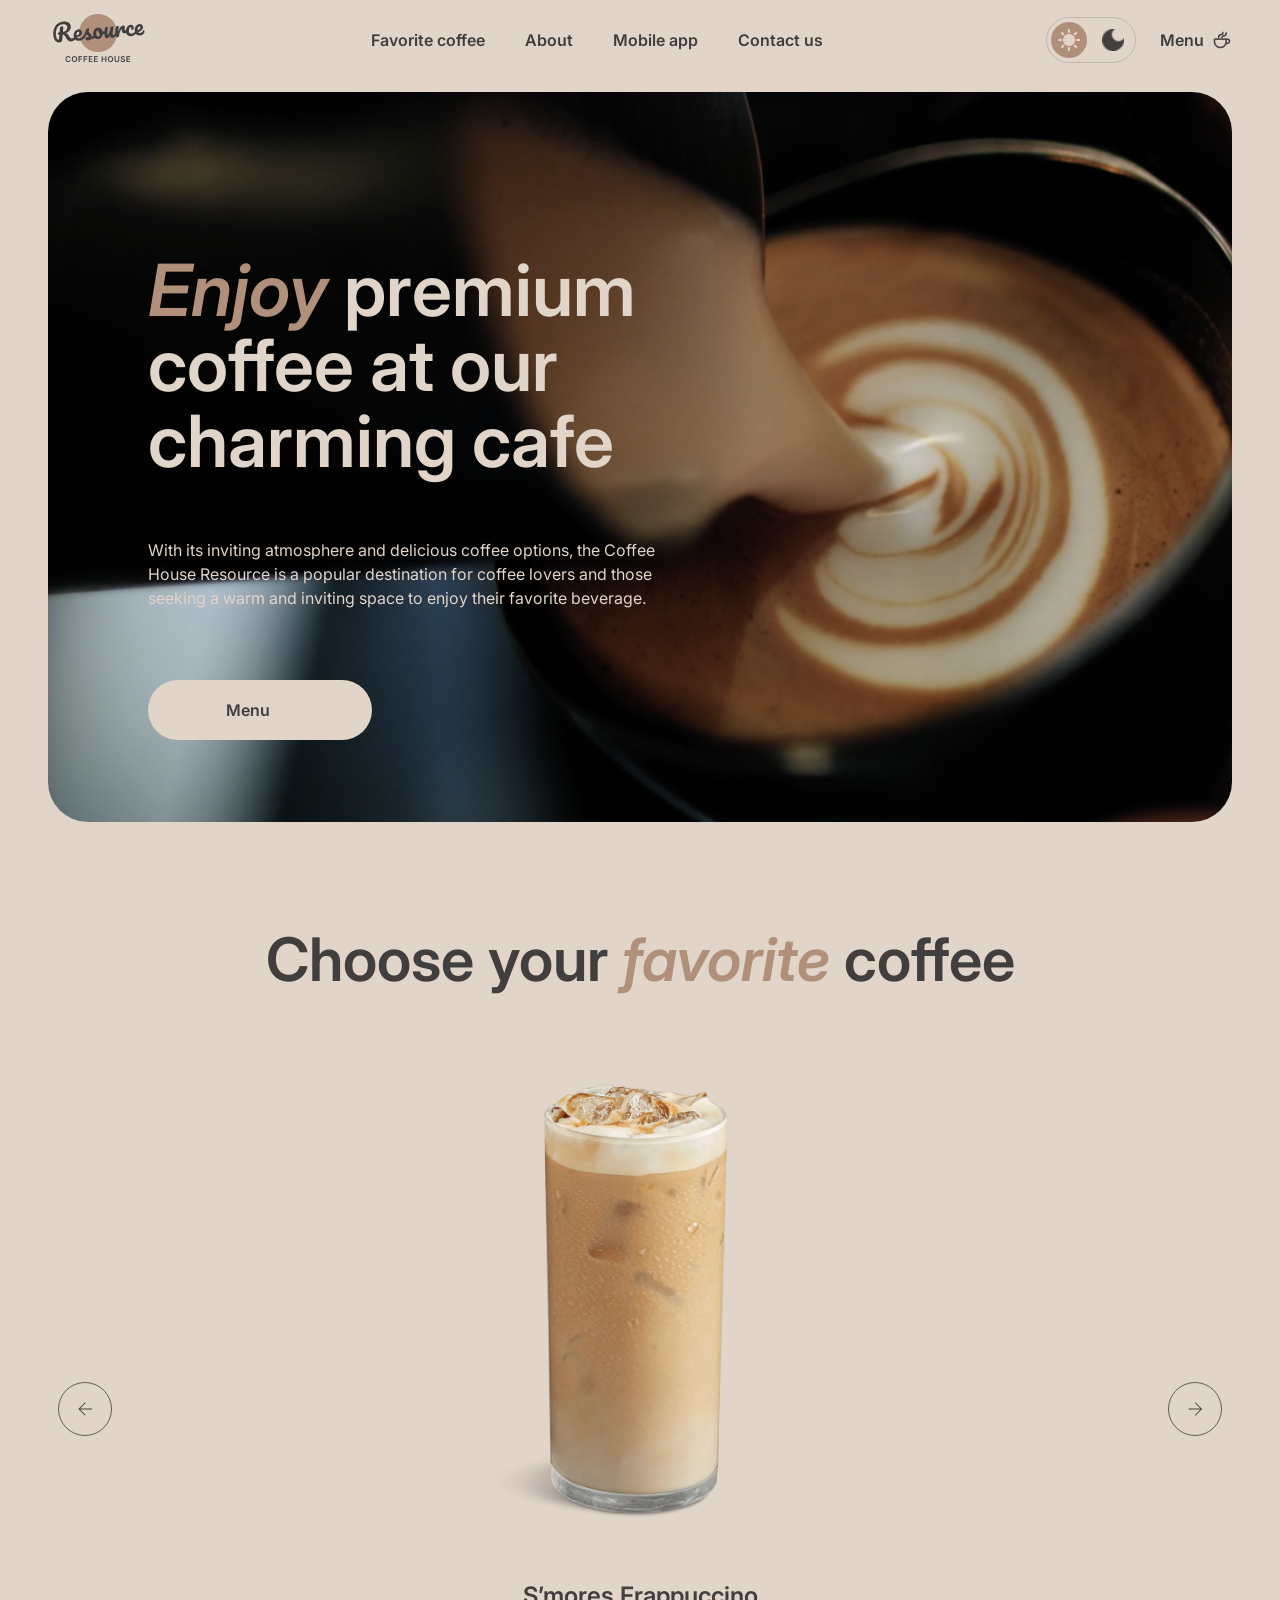
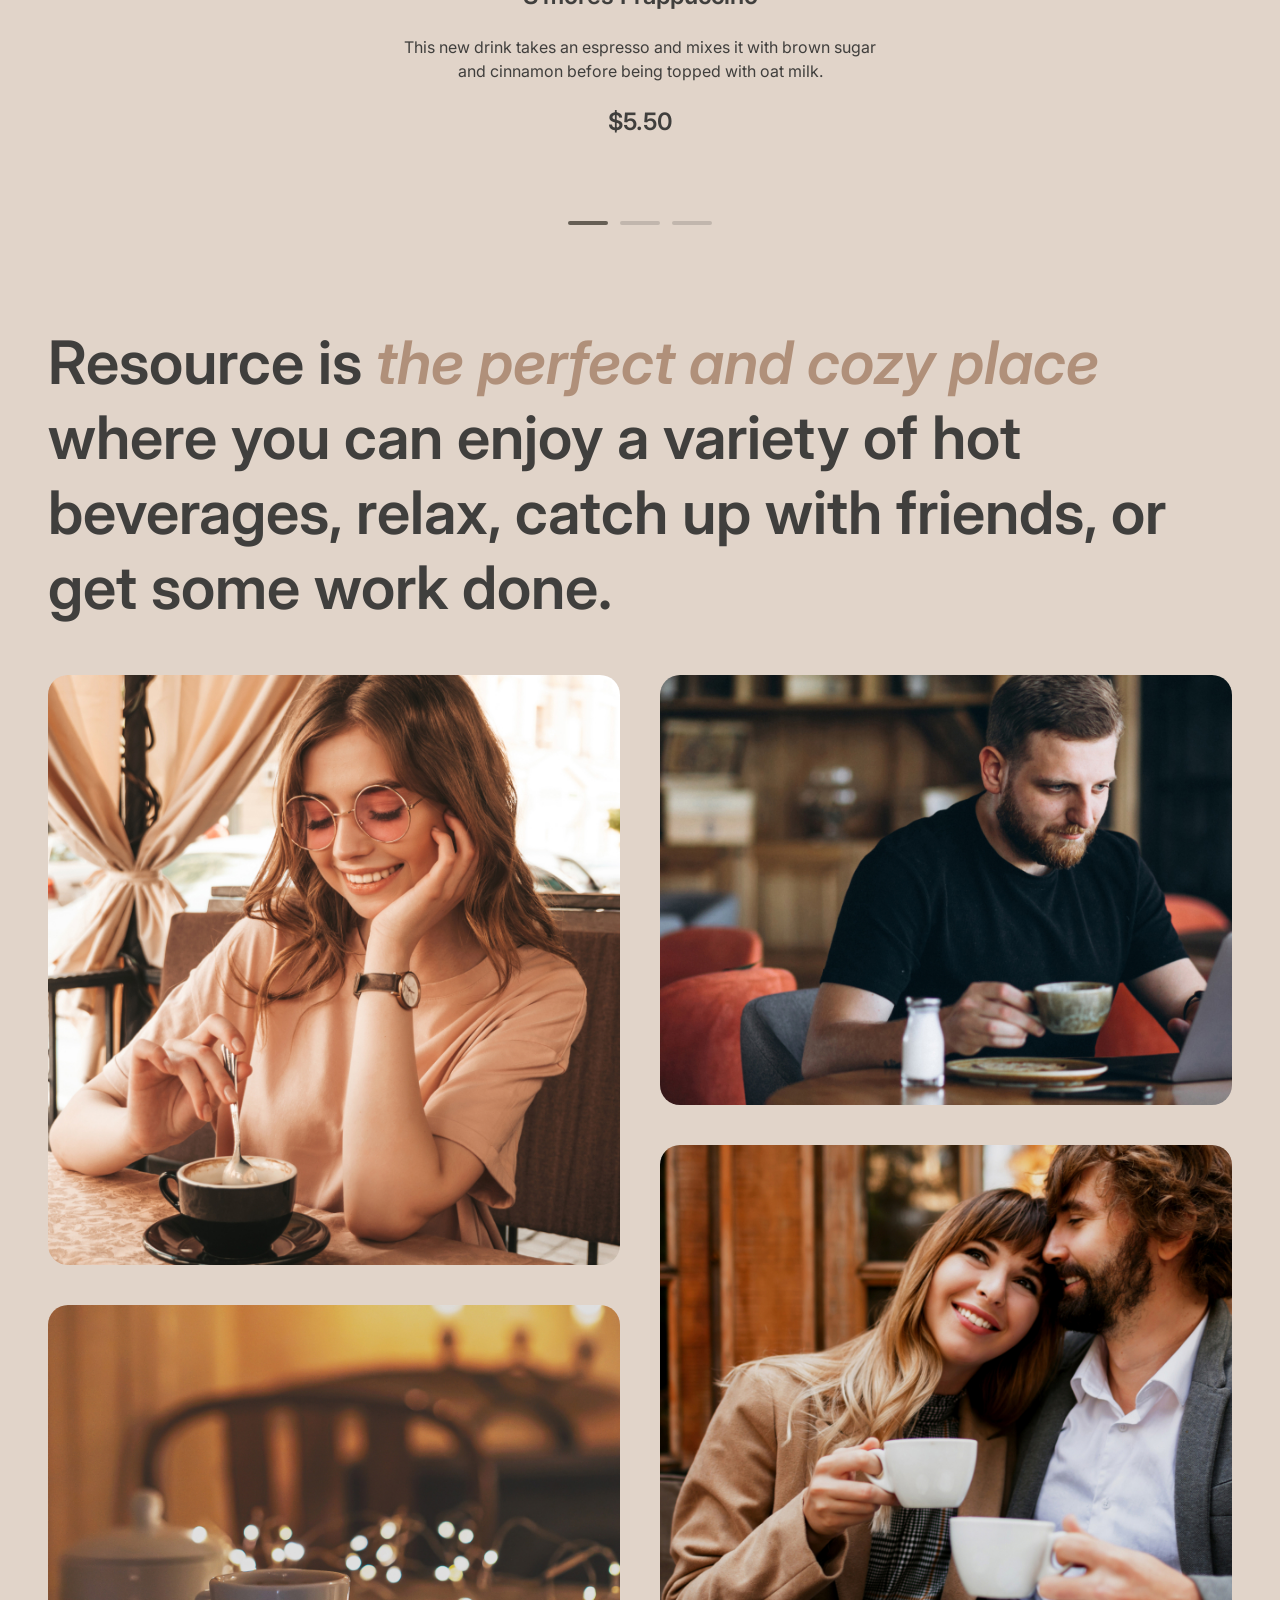
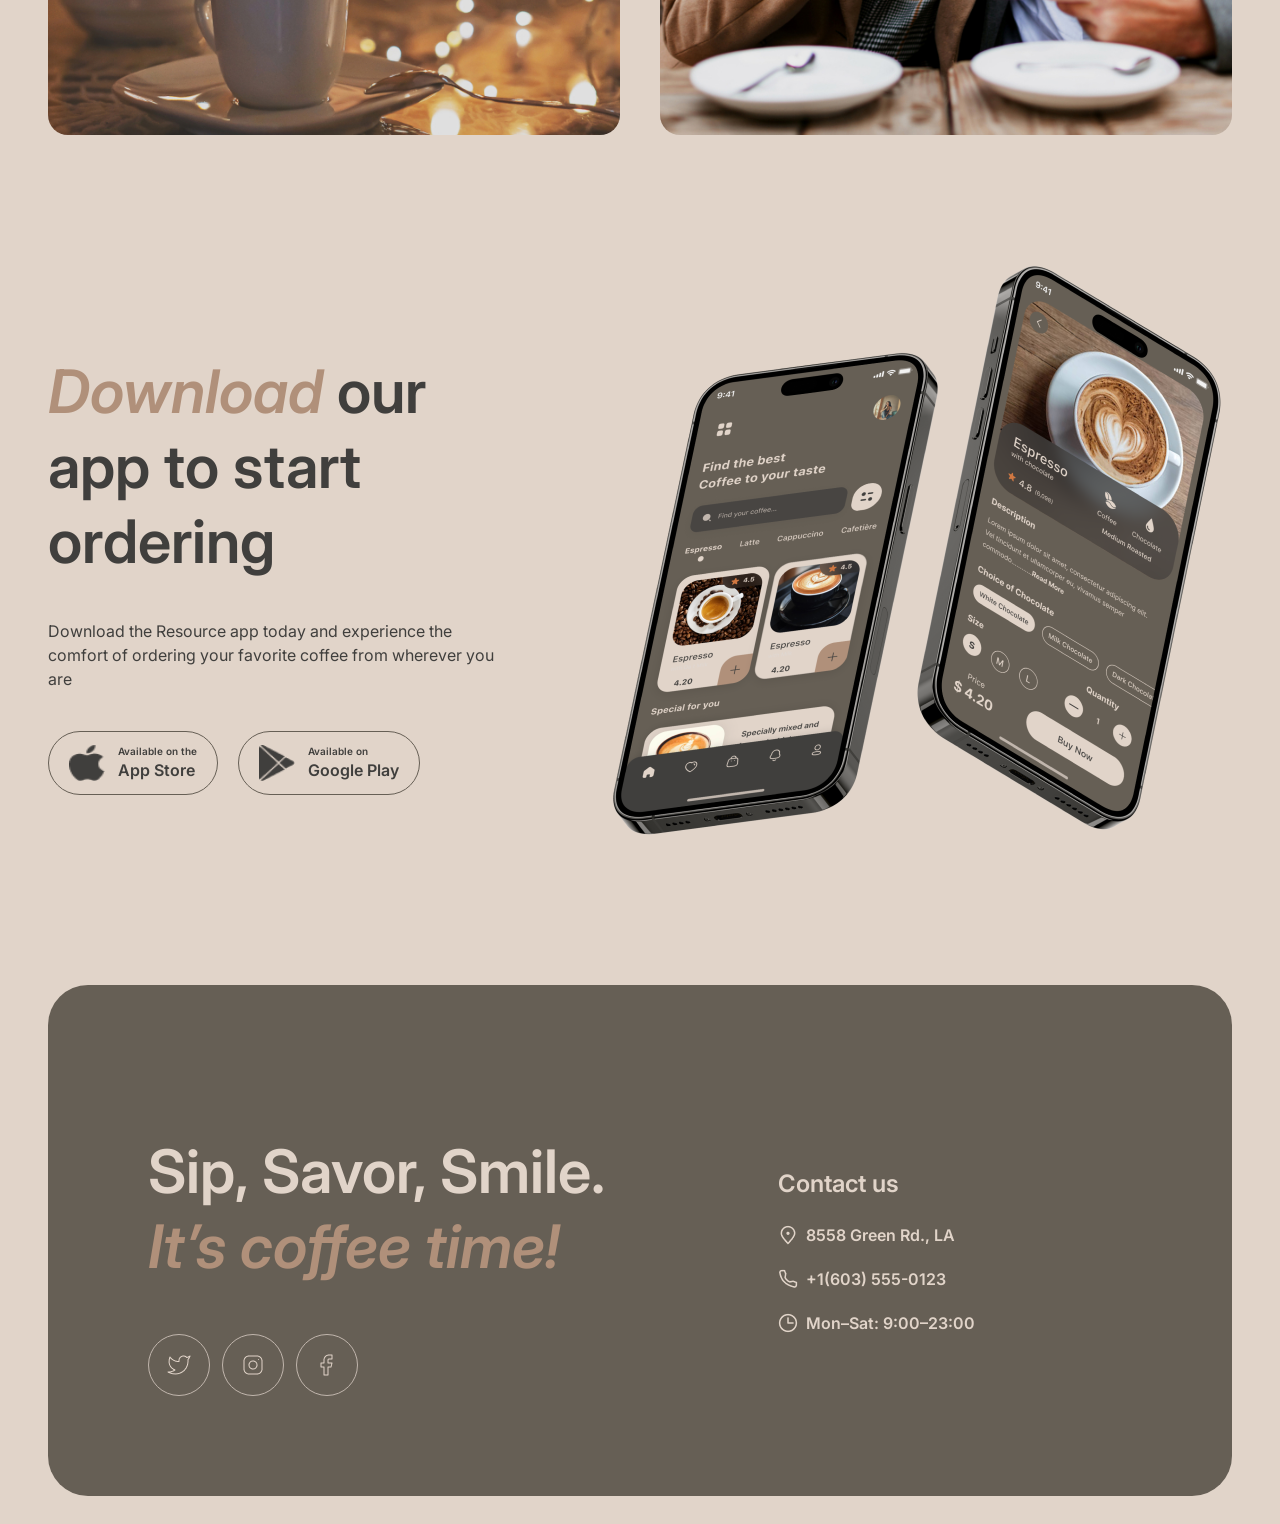
<file: index.html>
<!DOCTYPE html>
<html lang="en">

<head>
    <meta charset="UTF-8">
    <meta name="viewport" content="width=device-width, initial-scale=1.0">
    <title>Coffee House</title>
    <link rel="icon" type="image/png" href="images/coffee-cup.png">
    <link rel="stylesheet" href="styles/styles.css">
</head>

<body>
    <header>
        <div class="container">
            <div class="header-menu">
                <a href="index.html">
                    <img class="logo" src="images/logo.png" alt="Logo" width="100" height="60">
                    <img class="logo-dark" src="images/logo-dark.png" alt="Logo" width="100" height="60">
                </a>
                <nav>
                    <ul>
                        <li><a href="#favorite">Favorite coffee</a></li>
                        <li><a href="#about">About</a></li>
                        <li><a href="#mobile">Mobile app</a></li>
                        <li><a href="#contact">Contact us</a></li>
                    </ul>
                </nav>
                <div class="header-actions">
                    <div class="theme-switch">
                        <div class="toggle current">
                            <img src="images/Sun.png" alt="Light" width="22" height="22">
                        </div>
                        <div class="toggle">
                            <img class="moon" src="images/Moon.png" alt="Dark" width="22" height="22">
                            <img class="moon-dark" src="images/Moon-dark.png" alt="Dark" width="22" height="22">
                        </div>
                    </div>
                    <div class="coffee-menu">
                        <ul>
                            <li>
                                <a href="catalog.html">
                                    Menu
                                    <img class="coffee-cup" src="images/coffee-cup.png" alt="Coffee Cup" width="20"
                                        height="20">
                                    <img class="coffee-cup-dark" src="images/coffee-cup-dark.png" alt="Coffee Cup"
                                        width="20" height="20">
                                </a>
                            </li>
                        </ul>
                        <div class="burger-menu-button">
                            <img class="burger-menu-icon" src="images/burger-menu.svg" alt="Burger Menu">
                            <img class="burger-menu-icon-active" src="images/burger-menu-active.svg" alt="Burger Menu">
                            <img class="burger-menu-icon-dark" src="images/burger-menu-dark.svg" alt="Burger Menu">
                            <img class="burger-menu-icon-dark-active" src="images/burger-menu-dark-active.svg"
                                alt="Burger Menu">
                        </div>
                    </div>
                </div>
            </div>
        </div>
    </header>

    <main>
        <section class="hero">
            <div class="container">
                <div class="offer">
                    <h1><span class="accent">Enjoy</span>
                        premium coffee at our
                        charming cafe</h1>
                    <div class="medium">With its inviting atmosphere
                        and delicious coffee
                        options, the Coffee House
                        Resource is a popular destination for coffee lovers and those seeking a warm and inviting space
                        to enjoy their favorite beverage.</div>
                </div>
                <a href="catalog.html" class="button">
                    Menu
                    <img class="coffee-cup" src="images/coffee-cup.png" alt="Coffee Cup" width="20" height="20">
                    <img class="coffee-cup-dark" src="images/coffee-cup-dark.png" alt="Coffee Cup" width="20"
                        height="20">
                </a>
            </div>
        </section>

        <section class="favorite" id="favorite">
            <div class="container">
                <h2>Choose your <span class="accent">favorite</span> coffee</h2>
                <div class="slider">
                    <div class="slider-row">
                        <div class="slide">
                            <div class="content">
                                <img src="images/coffee-1.png" alt="Coffee 1" width="480" height="480">
                                <div class="description">
                                    <h3>S’mores Frappuccino</h3>
                                    <div class="medium">This new drink takes an espresso and mixes it with brown sugar
                                        and cinnamon before being topped with oat milk.</div>
                                    <h3>$5.50</h3>
                                </div>
                            </div>
                        </div>
                        <div class="slide">
                            <div class="content">
                                <img src="images/coffee-2.png" alt="Coffee 2" width="480" height="480">
                                <div class="description">
                                    <h3>Caramel Macchiato</h3>
                                    <div class="medium">Fragrant and unique classic espresso with rich caramel-peanut
                                        syrup, with cream under whipped thick foam.</div>
                                    <h3>$5.00</h3>
                                </div>
                            </div>
                        </div>
                        <div class="slide">
                            <div class="content">
                                <img src="images/coffee-3.png" alt="Coffee 3" width="480" height="480">
                                <div class="description">
                                    <h3>Ice coffee</h3>
                                    <div class="medium">A popular summer drink that tones and invigorates. Prepared from
                                        coffee, milk and ice.</div>
                                    <h3>$4.50</h3>
                                </div>
                            </div>
                        </div>
                    </div>
                    <div class="arrow-button prev">
                        <img class="arrow-icon" src="images/arrow-left.png" alt="Arrow Left" width="24" height="24">
                        <img class="arrow-icon-dark" src="images/arrow-left-dark.png" alt="Arrow Left" width="24"
                            height="24">
                    </div>
                    <div class="arrow-button next">
                        <img class="arrow-icon" src="images/arrow-right.png" alt="Arrow Right" width="24" height="24">
                        <img class="arrow-icon-dark" src="images/arrow-right-dark.png" alt="Arrow Right" width="24"
                            height="24">
                    </div>
                </div>
                <div class="controls">
                    <div class="control current"></div>
                    <div class="control"></div>
                    <div class="control"></div>
                </div>
            </div>
        </section>

        <section class="about" id="about">
            <div class="container">
                <h2>Resource is <span class="accent">the perfect and cozy place</span> where you can enjoy a variety of
                    hot beverages, relax, catch up with friends, or get some work done.</h2>
                <div class="images">
                    <div class="column-1">
                        <div class="image-box">
                            <img src="images/about-1.jpg" alt="About 1">
                        </div>
                        <div class="image-box">
                            <img src="images/about-2.jpg" alt="About 2">
                        </div>
                    </div>
                    <div class="column-2">
                        <div class="image-box">
                            <img src="images/about-3.jpg" alt="About 3">
                        </div>
                        <div class="image-box">
                            <img src="images/about-4.jpg" alt="About 4">
                        </div>
                    </div>
                </div>
            </div>
        </section>

        <section class="mobile" id="mobile">
            <div class="container">
                <div class="offer">
                    <h2><span class="accent">Download</span> our app to start ordering</h2>
                    <div class="medium">Download the Resource app today and experience the comfort of ordering your
                        favorite coffee
                        from wherever you are</div>
                    <div class="buttons">
                        <a href="https://www.apple.com/app-store/" target="_blank">
                            <div class="app-button">
                                <img class="store-icon" src="images/app-store.png" alt="App Store" width="36"
                                    height="36">
                                <img class="store-icon-dark" src="images/app-store-dark.png" alt="App Store" width="36"
                                    height="36">
                                <div class="app-text">
                                    <div class="caption">Available on the</div>
                                    <div>App Store</div>
                                </div>
                            </div>
                        </a>
                        <a href="https://play.google.com/store" target="_blank">
                            <div class="app-button">
                                <img class="store-icon" src="images/google-play.png" alt="Google Play" width="36"
                                    height="36">
                                <img class="store-icon-dark" src="images/google-play-dark.png" alt="Google Play"
                                    width="36" height="36">
                                <div class="app-text">
                                    <div class="caption">Available on</div>
                                    <div>Google Play</div>
                                </div>
                            </div>
                        </a>
                    </div>
                </div>
                <img class="mobile-screens" src="images/mobile-screens.png" alt="Mobile screens" width="630"
                    height="630">
            </div>
        </section>
    </main>

    <footer>
        <div class="container" id="contact">
            <div class="offer">
                <h2>Sip, Savor, Smile. <span class="accent">It’s coffee time!</span></h2>
                <div class="socials">
                    <a href="https://twitter.com" target="_blank">
                        <img src="images/twitter.png" alt="Twitter" width="24" height="24">
                    </a>
                    <a href="https://instagram.com" target="_blank">
                        <img src="images/instagram.png" alt="Instagram" width="24" height="24">
                    </a>
                    <a href="https://facebook.com" target="_blank">
                        <img src="images/facebook.png" alt="Facebook" width="24" height="24">
                    </a>
                </div>
            </div>
            <div class="contact-info">
                <h3>Contact us</h3>
                <div class="contacts">
                    <ul>
                        <li>
                            <a href="https://www.google.com/maps/search/8558+Green+Rd.,+LA/@48.5033317,-122.3348632,15z?entry=s&sa=X&ved=1t%3A199789"
                                target="_blank">
                                <img src="images/pin-alt.png" alt="Pin" width="20" height="20">
                                8558 Green Rd., LA
                            </a>
                        </li>
                        <li>
                            <a href="tel:+1(603)555-0123" target="_blank">
                                <img src="images/phone.png" alt="Phone" width="20" height="20">
                                +1(603) 555-0123
                            </a>
                        </li>
                        <li>
                            <a>
                                <img src="images/clock.png" alt="Clock" width="20" height="20">
                                Mon–Sat: 9:00–23:00
                            </a>
                        </li>
                    </ul>
                </div>
            </div>
        </div>
    </footer>

    <div class="burger-menu">
        <nav>
            <ul>
                <li><a href="index.html#favorite" target="_self">Favorite coffee</a></li>
                <li><a href="index.html#about">About</a></li>
                <li><a href="index.html#mobile">Mobile app</a></li>
                <li><a href="index.html#contact">Contact us</a></li>
            </ul>
        </nav>

        <ul>
            <li>
                <a href="catalog.html">
                    Menu
                    <img class="coffee-cup" src="images/coffee-cup.png" alt="Coffee Cup" width="20" height="20">
                    <img class="coffee-cup-dark" src="images/coffee-cup-dark.png" alt="Coffee Cup" width="20"
                        height="20">
                </a>
            </li>
        </ul>
    </div>

    <script src="scripts/theme.js"></script>
    <script src="scripts/burger.js"></script>
    <script src="scripts/carousel.js"></script>

</body>

</html>
</file>
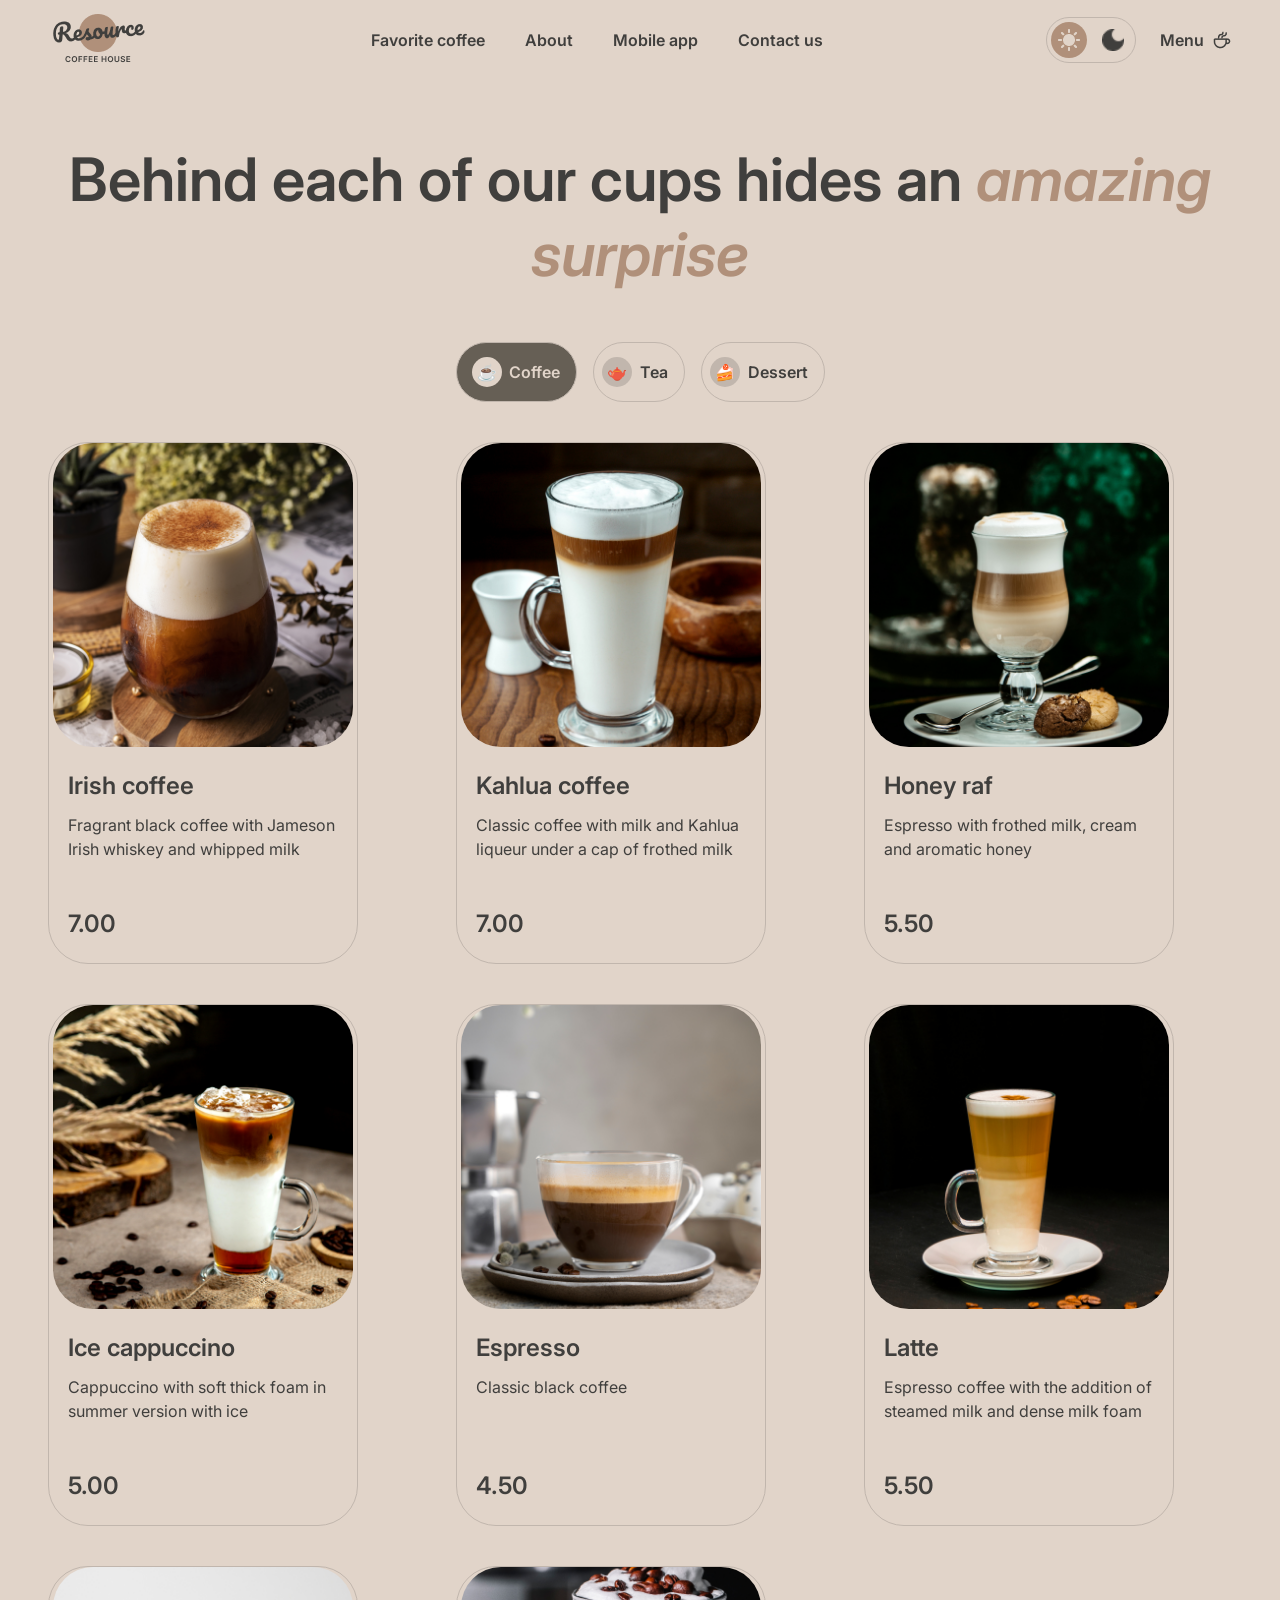
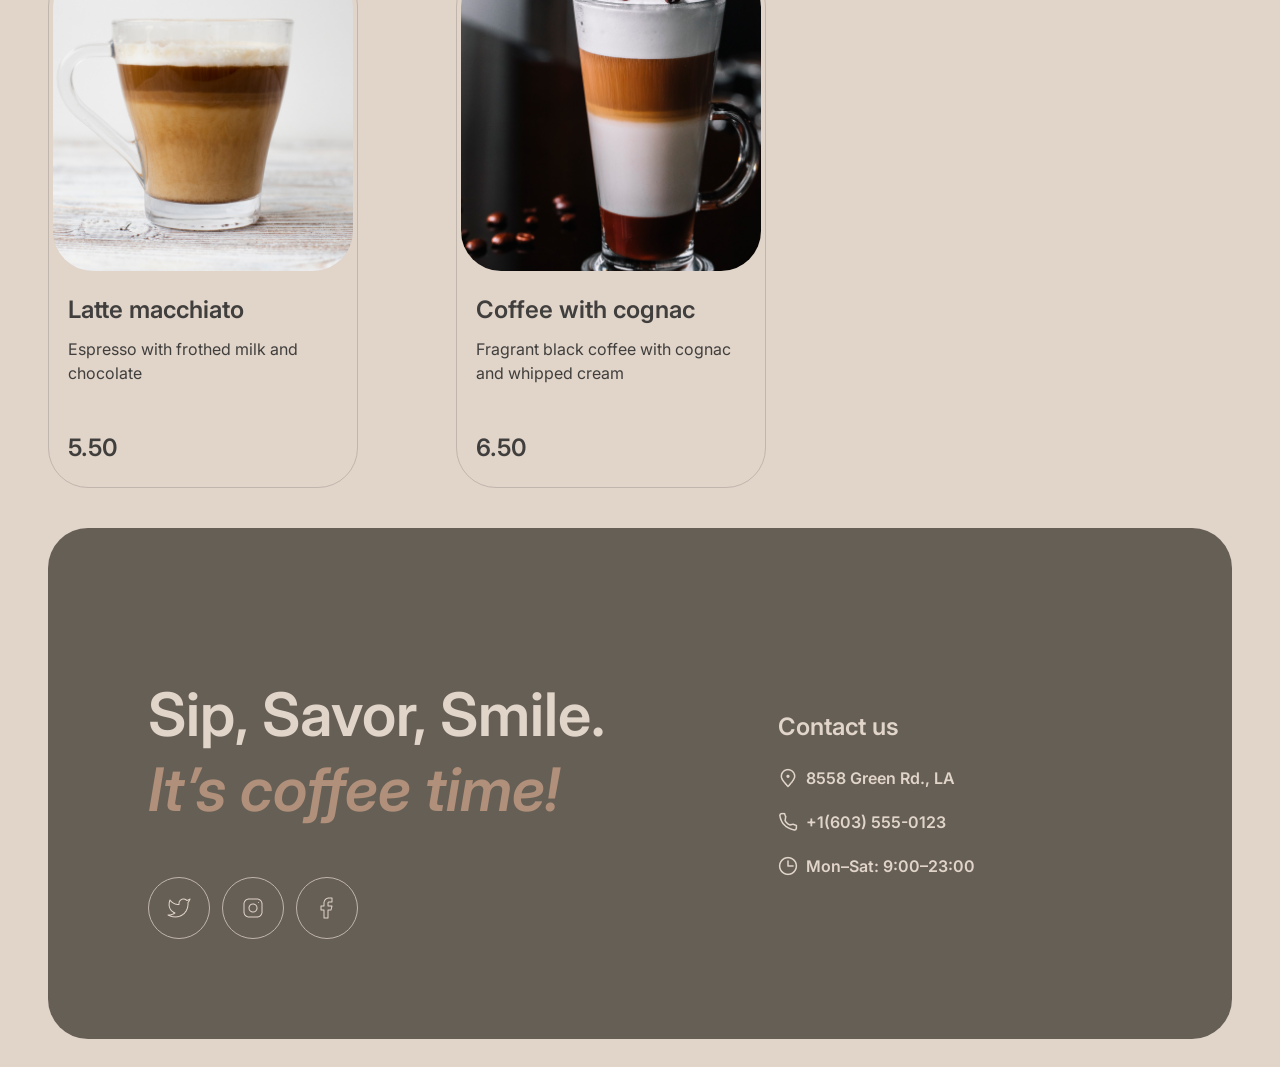
<file: catalog.html>
<!DOCTYPE html>
<html lang="en">

<head>
    <meta charset="UTF-8">
    <meta name="viewport" content="width=device-width, initial-scale=1.0">
    <title>Coffee House</title>
    <link rel="icon" type="image/png" href="images/coffee-cup.png">
    <link rel="stylesheet" href="styles/styles.css">
</head>

<body>
    <header>
        <div class="container">
            <div class="header-menu">
                <a href="index.html">
                    <img class="logo" src="images/logo.png" alt="Logo" width="100" height="60">
                    <img class="logo-dark" src="images/logo-dark.png" alt="Logo" width="100" height="60">
                </a>
                <nav>
                    <ul>
                        <li><a href="index.html#favorite">Favorite coffee</a></li>
                        <li><a href="index.html#about">About</a></li>
                        <li><a href="index.html#mobile">Mobile app</a></li>
                        <li><a href="index.html#contact">Contact us</a></li>
                    </ul>
                </nav>
                <div class="header-actions">
                    <div class="theme-switch">
                        <div class="toggle current">
                            <img src="images/Sun.png" alt="Light" width="22" height="22">
                        </div>
                        <div class="toggle">
                            <img class="moon" src="images/Moon.png" alt="Dark" width="22" height="22">
                            <img class="moon-dark" src="images/Moon-dark.png" alt="Dark" width="22" height="22">
                        </div>
                    </div>
                    <div class="coffee-menu">
                        <ul>
                            <li>
                                <a href="catalog.html">
                                    Menu
                                    <img class="coffee-cup" src="images/coffee-cup.png" alt="Coffee Cup" width="20"
                                        height="20">
                                    <img class="coffee-cup-dark" src="images/coffee-cup-dark.png" alt="Coffee Cup"
                                        width="20" height="20">
                                </a>
                            </li>
                        </ul>
                        <div class="burger-menu-button">
                            <img class="burger-menu-icon" src="images/burger-menu.svg" alt="Burger Menu">
                            <img class="burger-menu-icon-active" src="images/burger-menu-active.svg" alt="Burger Menu">
                            <img class="burger-menu-icon-dark" src="images/burger-menu-dark.svg" alt="Burger Menu">
                            <img class="burger-menu-icon-dark-active" src="images/burger-menu-dark-active.svg"
                                alt="Burger Menu">
                        </div>
                    </div>
                </div>
            </div>
        </div>
    </header>

    <main>
        <div class="menu">
            <div class="container">
                <div class="offer">
                    <h2>Behind each of our cups hides an <span class="accent">amazing surprise</span></h2>
                    <div class="tabs"></div>
                </div>
                <div class="grid" id="coffee"></div>
                <div class="grid" id="tea"></div>
                <div class="grid" id="dessert"></div>

                <div class="load-more-container">
                    <a class="load-more-button" id="load-more">
                        <img src="images/refresh.svg" alt="Refresh" width="22" height="22" class="refresh-icon">
                    </a>
                </div>
            </div>
        </div>
    </main>

    <footer>
        <div class="container" id="contact">
            <div class="offer">
                <h2>Sip, Savor, Smile. <span class="accent">It’s coffee time!</span></h2>
                <div class="socials">
                    <a href="https://twitter.com" target="_blank">
                        <img src="images/twitter.png" alt="Twitter" width="24" height="24">
                    </a>
                    <a href="https://instagram.com" target="_blank">
                        <img src="images/instagram.png" alt="Instagram" width="24" height="24">
                    </a>
                    <a href="https://facebook.com" target="_blank">
                        <img src="images/facebook.png" alt="Facebook" width="24" height="24">
                    </a>
                </div>
            </div>
            <div class="contact-info">
                <h3>Contact us</h3>
                <div class="contacts">
                    <ul>
                        <li>
                            <a href="https://www.google.com/maps/search/8558+Green+Rd.,+LA/@48.5033317,-122.3348632,15z?entry=s&sa=X&ved=1t%3A199789"
                                target="_blank">
                                <img src="images/pin-alt.png" alt="Pin" width="20" height="20">
                                8558 Green Rd., LA
                            </a>
                        </li>
                        <li>
                            <a href="tel:+1(603)555-0123" target="_blank">
                                <img src="images/phone.png" alt="Phone" width="20" height="20">
                                +1(603) 555-0123
                            </a>
                        </li>
                        <li>
                            <a>
                                <img src="images/clock.png" alt="Clock" width="20" height="20">
                                Mon–Sat: 9:00–23:00
                            </a>
                        </li>
                    </ul>
                </div>
            </div>
        </div>
    </footer>

    <div class="modal" id="modal"></div>
    <div class="burger-menu">
        <nav>
            <ul>
                <li><a href="./index.html#favorite">Favorite coffee</a></li>
                <li><a href="index.html#about">About</a></li>
                <li><a href="index.html#mobile">Mobile app</a></li>
                <li><a href="index.html#contact">Contact us</a></li>
            </ul>
        </nav>

        <ul>
            <li>
                <a href="catalog.html">
                    Menu
                    <img class="coffee-cup" src="images/coffee-cup.png" alt="Coffee Cup" width="20" height="20">
                    <img class="coffee-cup-dark" src="images/coffee-cup-dark.png" alt="Coffee Cup" width="20"
                        height="20">
                </a>
            </li>
        </ul>
    </div>

    <script src="scripts/theme.js"></script>
    <script src="scripts/catalog.js"></script>
    <script src="scripts/burger.js"></script>
</body>

</html>
</file>
<file: styles/styles.css>
@import url('https://fonts.googleapis.com/css2?family=Inter:ital,opsz,wght@0,14..32,100..900;1,14..32,100..900&display=swap');

* {
    font-family: 'Inter';
}

:root {
    --primary: #403F3D;
    --inverse: #E1D4C9;
    --accent: #B0907A;

    --page: #E1D4C9;
    --container: #665F55;
    --overlay: #403F3DCC;

    --border-primary: #C1B6AD;
    --border-inverse: #665F55;
}

body.dark {
    --primary: #E1D4C9;
    --inverse: #E1D4C9;
    --accent: #B0907A;

    --page: #292826;
    --container: #403F3D;
    --overlay: #2D2D2D;

    --border-primary: #665F55;
    --border-inverse: #C1B6AD;
}

html {
    scroll-behavior: smooth;
}

body {
    display: flex;
    justify-content: center;
    flex-direction: column;
    background-color: var(--page);
}

body.modal-open {
    overflow: hidden;
}

h1 {
    font-size: 72px;
    font-weight: 600;
    line-height: 105%;
    color: var(--inverse);
}

.accent {
    font-style: italic;
}

h2 {
    font-size: 60px;
    font-weight: 600;
    line-height: 125%;
    color: var(--inverse);
}

h3 {
    font-size: 24px;
    font-weight: 600;
    line-height: 125%;
    color: var(--inverse);
}

.medium {
    font-size: 16px;
    font-weight: 400;
    line-height: 150%;
    color: var(--primary);
}

.caption {
    font-size: 10px;
    font-weight: 600;
    line-height: 140%;
    color: var(--primary);
}

.container {
    margin: 20px 40px;
}

header {
    display: flex;
    flex-direction: column;
}

header .container {
    margin: 0;
    padding: 0 40px;
}

.header-menu {
    display: flex;
    justify-content: space-between;
    align-items: center;
}

.logo-dark {
    display: none;
}

body.dark .logo {
    display: none;
}

body.dark .logo-dark {
    display: block;
}

ul {
    list-style: none;
    margin: 0;
    padding: 0;
    display: flex;
    gap: 40px;
}

ul li {
    text-align: center;
    display: flex;
}

ul li a {
    display: flex;
    gap: 8px;
    text-decoration: none;
    color: var(--primary);
    font-size: 16px;
    font-weight: 600;
    line-height: 150%;
    align-items: center;
    justify-items: center;
}

ul li a:hover {
    box-shadow: inset 0 -3px 0 0 var(--primary);
}

.header-actions {
    display: flex;
    align-items: center;
}

.theme-switch {
    margin-right: 24px;
    border-style: solid;
    border-color: var(--border-primary);
    border-width: 1px;
    border-radius: 100px;
    display: flex;
    padding: 4px;
    align-items: center;
    justify-items: center;
    gap: 8px;
}

.toggle {
    width: 36px;
    height: 36px;
    border-radius: 100px;
    display: flex;
    align-items: center;
    justify-content: center;
    cursor: pointer;
}

.toggle:hover {
    background-color: var(--border-primary);
}

.toggle.current {
    background-color: var(--accent);
    border-radius: 100px;
}

.moon-dark {
    display: none;
}

body.dark .moon {
    display: none;
}

body.dark .moon-dark {
    display: block;
}

section {
    margin-bottom: 100px;
}

.hero .container {
    background-image: url('../images/hero.jpg');
    border-radius: 40px;
    background-repeat: no-repeat;
    padding: 100px;
}

.hero .offer {
    width: 530px;
    height: 444px;
}

span.accent {
    color: var(--accent);
}

.offer .medium {
    color: var(--inverse);
}

a.button {
    background-color: var(--page);
    color: var(--primary);
    border-radius: 100px;
    font-size: 16px;
    font-weight: 600;
    line-height: 150%;
    padding: 20px 78px;
    outline: none;
    text-decoration: none;
}

a.button img {
    visibility: hidden;
}

a.button:hover img {
    visibility: visible;
}

.coffee-cup-dark {
    display: none;
}

body.dark .coffee-cup {
    display: none;
}

body.dark .coffee-cup-dark {
    display: unset;
}

.info-dark {
    display: none;
}

body.dark .info {
    display: none;
}

body.dark .info-dark {
    display: unset;
}

.favorite .container h2 {
    color: var(--primary);
    margin-bottom: 40px;
    text-align: center;
}

.slider {
    position: relative;
    max-width: 1360px;
    display: flex;
    align-items: center;
    width: 100%;
    overflow: hidden;
    margin: 0 auto;
}

.arrow-button {
    border-style: solid;
    border-color: var(--border-inverse);
    border-width: 1px;
    border-radius: 100px;
    padding: 14px;
    display: flex;
    align-items: center;
    justify-content: center;
    cursor: pointer;
    transform: translateY(-50%);
    position: absolute;
    top: 50%;
}

.arrow-button.prev {
    left: 10px;
}

.arrow-button.next {
    right: 10px;
}

.arrow-icon-dark {
    display: none;
}

body.dark .arrow-icon {
    display: none;
}

body.dark .arrow-icon-dark {
    display: block;
}

.arrow-button:hover {
    background-color: var(--container);
}

.arrow-button:hover .arrow-icon {
    display: none;
}

.arrow-button:hover .arrow-icon-dark {
    display: block;
}

.slider-row {
    display: flex;
    transition: transform 0.5s ease-in-out;
}

.slide {
    min-width: 100%;
    box-sizing: border-box;
    display: flex;
    justify-content: center;
    align-items: center;
    padding: 20px;
}

.content img {
    max-width: 100%;
    height: auto;
    display: block;
    margin-bottom: 20px;
}

.content {
    display: flex;
    flex-direction: column;
    align-items: center;
    text-align: center;
    max-width: 480px;
    width: 100%;
}

.description h3 {
    color: var(--primary);
    text-align: center;
}

.controls {
    display: flex;
    justify-content: center;
    gap: 12px;
    margin-top: 40px;
}

.control {
    width: 40px;
    height: 4px;
    background-color: var(--border-primary);
    border-radius: 100px;
    cursor: pointer;
}

.control.current {
    background-color: var(--border-inverse);
}

.about .container h2 {
    color: var(--primary);
}

.images {
    display: flex;
    gap: 40px;
}

.column-1,
.column-2 {
    display: flex;
    flex-direction: column;
    gap: 40px;
    width: 100%;
}

.column-1 div:first-child,
.column-2 div:last-child {
    height: 590px;
}

.column-1 div:last-child,
.column-2 div:first-child {
    height: 430px;
}

.image-box {
    width: 100%;
    overflow: hidden;
    border-radius: 20px;
}

.image-box img {
    width: 100%;
    height: 100%;
    object-fit: cover;
    transition: transform 0.3s ease;
    transform: scale(1.1);
}

.image-box img:hover {
    transform: scale(1);
}

.mobile .container {
    display: flex;
    justify-content: space-between;
    align-items: center;
    overflow-wrap: normal;
}

.mobile .container h2 {
    color: var(--primary);
    margin-right: 100px;
    margin-bottom: 40px;
}

.mobile .container .medium {
    color: var(--primary);
    margin-right: 100px;
    margin-bottom: 40px;
}

.buttons {
    display: flex;
    gap: 20px;
}

.buttons a {
    text-decoration: none;
    color: var(--primary);
    font-size: 16px;
    font-weight: 600;
    line-height: 150%;
}

.app-button {
    display: flex;
    border-color: var(--border-inverse);
    border-style: solid;
    border-radius: 100px;
    border-width: 1px;
    padding: 12px 20px;
    gap: 13px;
    align-items: center;
    justify-items: center;
}

.store-icon-dark {
    display: none;
}

body.dark .store-icon {
    display: none;
}

body.dark .store-icon-dark {
    display: block;
}

.app-button:hover {
    background-color: var(--container);
    color: var(--inverse);
}

.app-button:hover .store-icon {
    display: none;
}

.app-button:hover .store-icon-dark {
    display: block;
}

.menu .container .offer {
    display: flex;
    flex-direction: column;
    align-items: center;
    margin-bottom: 40px;
}

.menu .container .offer h2 {
    text-align: center;
    color: var(--primary);
}

.tabs {
    display: flex;
    justify-content: center;
    gap: 16px;
}

.tab {
    border-width: 1px;
    border-color: var(--border-primary);
    border-radius: 100px;
    border-style: solid;
    cursor: pointer;
    display: inline-flex;
    align-items: center;
    padding: 11px 16px 11px 8px;
    font-size: 16px;
    font-weight: 600;
    line-height: 150%;
    color: var(--primary);
}

.tab .icon {
    width: 30px;
    height: 30px;
    background-color: var(--border-primary);
    border-radius: 100px;
    display: flex;
    align-items: center;
    justify-content: center;
    margin-right: 8px;
}

.tab:hover {
    background-color: var(--container);
    color: var(--inverse);
}

.tab.current {
    background-color: var(--container);
    color: var(--inverse);
}

.tab.current .icon {
    background-color: var(--page);
    margin: 3px 7px;
}

.grid {
    display: none;
    grid-template-columns: repeat(auto-fill, minmax(310px, 1fr));
    gap: 40px;
    width: 100%;
    box-sizing: border-box;
}

.grid.current {
    display: grid !important
}

.preview {
    border-style: solid;
    border-width: 1px;
    border-color: var(--border-primary);
    border-radius: 40px;
    display: flex;
    flex-direction: column;
    align-items: center;
    justify-content: space-between;
    width: 310px;
    min-width: 0;
    box-sizing: border-box;
    overflow: hidden;
}

.load-more-container {
    display: none;
    justify-content: center;
    margin-top: 40px;
    width: 100%;
}

.load-more-button {
    display: flex;
    align-items: center;
    justify-content: center;
    width: 60px;
    height: 60px;
    border: 1px solid var(--border-inverse);
    border-radius: 100px;
    background-color: transparent;
    cursor: pointer;
}

.menu .preview .image-box {
    width: 300px;
    border-radius: 40px;
}

.menu .preview img {
    width: 100%;
    height: 100%;
    object-fit: cover;
    transition: transform 0.3s ease;
    transform: scale(1.1);
}

.title {
    margin-bottom: 12px;
}

.title h3 {
    width: 270px;
    height: 30px;
    text-align: start;
    margin-bottom: 12px;
}

.preview .description h3 {
    text-align: start;
}

.title .medium {
    width: 270px;
    height: 72px;
    color: var(--primary);
}

footer .container {
    background-color: var(--container);
    padding: 100px;
    border-radius: 40px;
    display: flex;
    align-items: center;
}

footer .container h2 {
    width: 530px;
    height: 150px;
    margin-right: 100px;
}

.socials {
    display: flex;
    gap: 12px
}

.socials a {
    width: 60px;
    height: 60px;
    border-radius: 100px;
    border-style: solid;
    border-width: 1px;
    border-color: var(--border-primary);
    display: flex;
    align-items: center;
    justify-content: center;
    cursor: pointer;
}

.socials a:hover {
    background-color: var(--page);
}

.contacts ul {
    flex-direction: column;
    gap: 20px;
}

.contacts ul li {
    gap: 8px
}

.contacts ul li a {
    color: var(--inverse);
}

.contacts ul li a:hover {
    box-shadow: inset 0 -3px 0 0 var(--inverse);
}

.burger-menu-button {
    display: none;
}

.modal {
    display: none;
    position: fixed;
    top: 0;
    left: 0;
    width: 100%;
    height: 100%;
    background: rgba(0, 0, 0, 0.5);
    justify-content: center;
    align-items: center;
}

.modal .preview {
    width: 800px;
    height: auto;
    background: var(--page);
    display: flex;
    flex-direction: row;
    padding: 16px;
    border-radius: 40px;
    align-items: start;
}

.modal .preview .description {
    padding-left: 20px;
}

.modal .preview .description .total {
    display: flex;
    justify-content: space-between;
}

.modal .preview .description .alert {
    padding: 12px 0;
    display: flex;
    gap: 8px;
}

.modal a.button {
    border-color: var(--primary);
    display: block;
    border-style: solid;
    border-width: 1px;
    text-align: center;
    padding: 10px 78px;
    margin-bottom: 0;
}

.modal.open {
    display: flex;
}

.burger-menu {
    display: none;
    position: fixed;
    width: 100%;
    height: 100%;
    background-color: var(--page);
    top: 80px;
    left: 0;
}

@media (max-width: 1200px) {
    .mobile .container {
        flex-direction: column;
        align-items: start;
    }

    .mobile .container .offer {
        margin-bottom: 100px;
    }

    .mobile .container .mobile-screens {
        align-self: center;
        width: 100%;
    }

    footer .container {
        flex-direction: column;
        align-items: start;
    }
}

@media (max-width: 1000px) {
    body {
        width: 100%;
    }

    .hero .container {
        background-position: center;
        background-size: cover;
    }

    .column-2 {
        display: none;
    }

    .modal .preview {
        width: 656px;
    }
}

@media (max-width: 768px) {
    header nav {
        display: none;
    }

    .coffee-menu ul {
        display: none;
    }

    .burger-menu.open {
        display: flex;
        flex-direction: column;
        justify-content: center;
        gap: 100px;
    }

    .burger-menu ul {
        display: flex;
        flex-direction: column;
        align-items: center;
        gap: 60px;
    }

    .burger-menu ul li a {
        font-size: 32px;
    }

    .burger-menu-button {
        display: block;
        border-radius: 100px;
        border-style: solid;
        border-color: var(--border-inverse);
        border-width: 1px;
        width: 44px;
        height: 44px;
        align-content: center;
        text-align: center;
        justify-items: center;
    }

    .burger-menu-icon-active {
        display: none;
    }

    .burger-menu-button.active .burger-menu-icon {
        display: none;
    }

    .burger-menu-button.active .burger-menu-icon-active {
        display: block;
    }

    .burger-menu-icon-dark {
        display: none;
    }

    .burger-menu-icon-dark-active {
        display: none;
    }

    body.dark .burger-menu-icon {
        display: none;
    }

    body.dark .burger-menu-icon-dark {
        display: block;
    }

    body.dark .burger-menu-button.active .burger-menu-icon-dark {
        display: none;
    }

    body.dark .burger-menu-button.active .burger-menu-icon-active {
        display: none;
    }

    body.dark .burger-menu-button.active .burger-menu-icon-dark-active {
        display: block;
    }

    .grid {
        grid-template-columns: repeat(auto-fill, minmax(310px, 1fr));
        gap: 20px;
    }

    .grid .preview:nth-child(n+5) {
        display: none !important;
    }

    .load-more-container {
        display: flex;
    }

    .grid.expanded .preview:nth-child(n+5) {
        display: flex !important;
    }
}

@media (max-width: 700px) {
    a.button img {
        visibility: visible;
    }

    .arrow-button {
        display: none;
    }

    .hero .container {
        padding: 60px;
    }

    .hero .offer {
        width: 100%;
        height: 100%;
        margin-bottom: 40px;
    }

    h1 {
        font-size: 42px;
    }

    h2 {
        font-size: 32px;
    }

    .medium {
        font-size: 16px;
    }

    a.button {
        margin-bottom: 60px;
    }

    footer .container h2 {
        width: 100%;
        height: auto;
        margin-right: 0;
        margin-bottom: 40px;
    }

    .tab {
        padding: 4px;
    }

    .modal .preview {
        width: 340px;
    }

    .modal .preview .description {
        padding: 0;
    }

    .modal .preview .image-box {
        display: none;
    }
}

@media (max-width: 450px) {
    .content {
        width: 100%;
    }

    .content img {
        width: 100%;
    }

    footer .container {
        padding: 30px;
    }

    a.button {
        padding: 20px 40px;
    }

    .preview .image-box {
        width: 100%;
    }

    .container,
    header .container {
        margin: 20px 16px;
        padding: 0;
    }

    .slider {
        width: 100%;
        max-width: 100vw;
    }

    .slider-row {
        width: 100%;
    }

    .slide {
        min-width: 100%;
        width: 100%;
        padding: 10px 0;
    }
}
</file>
